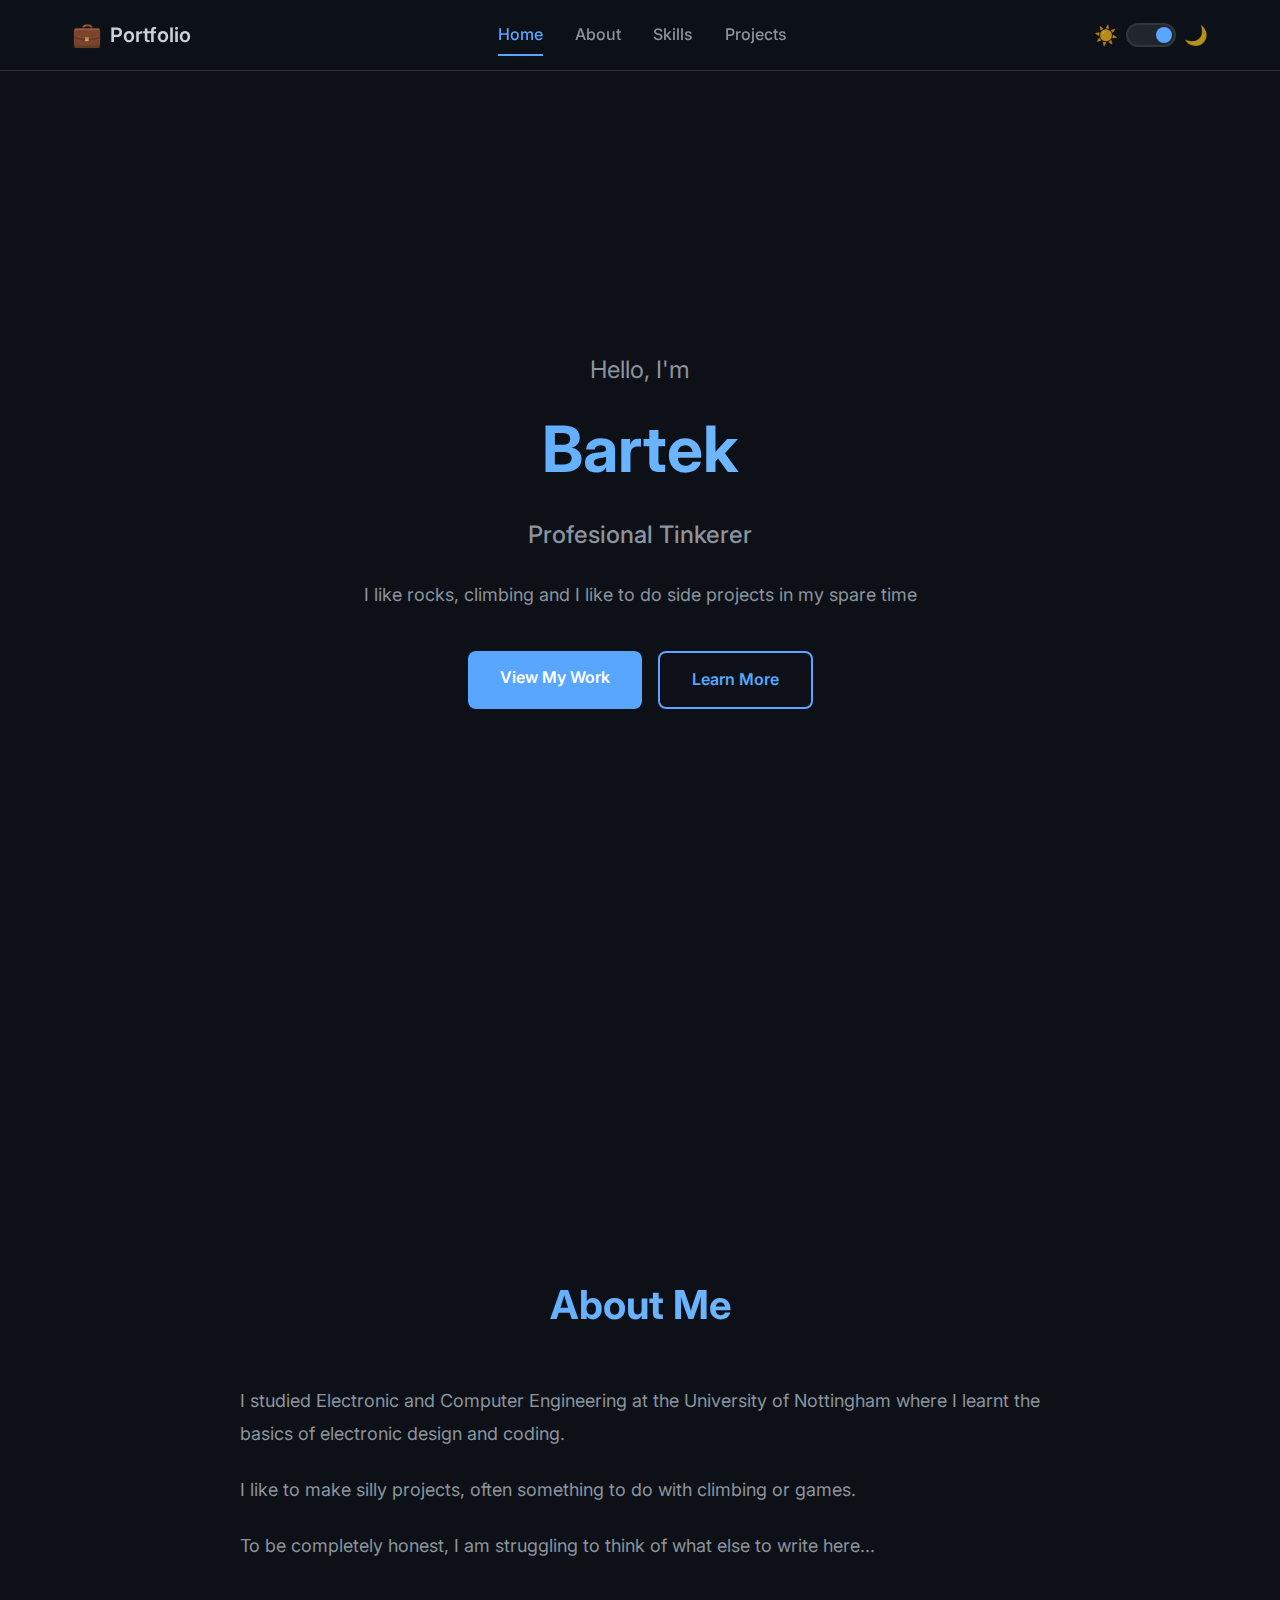
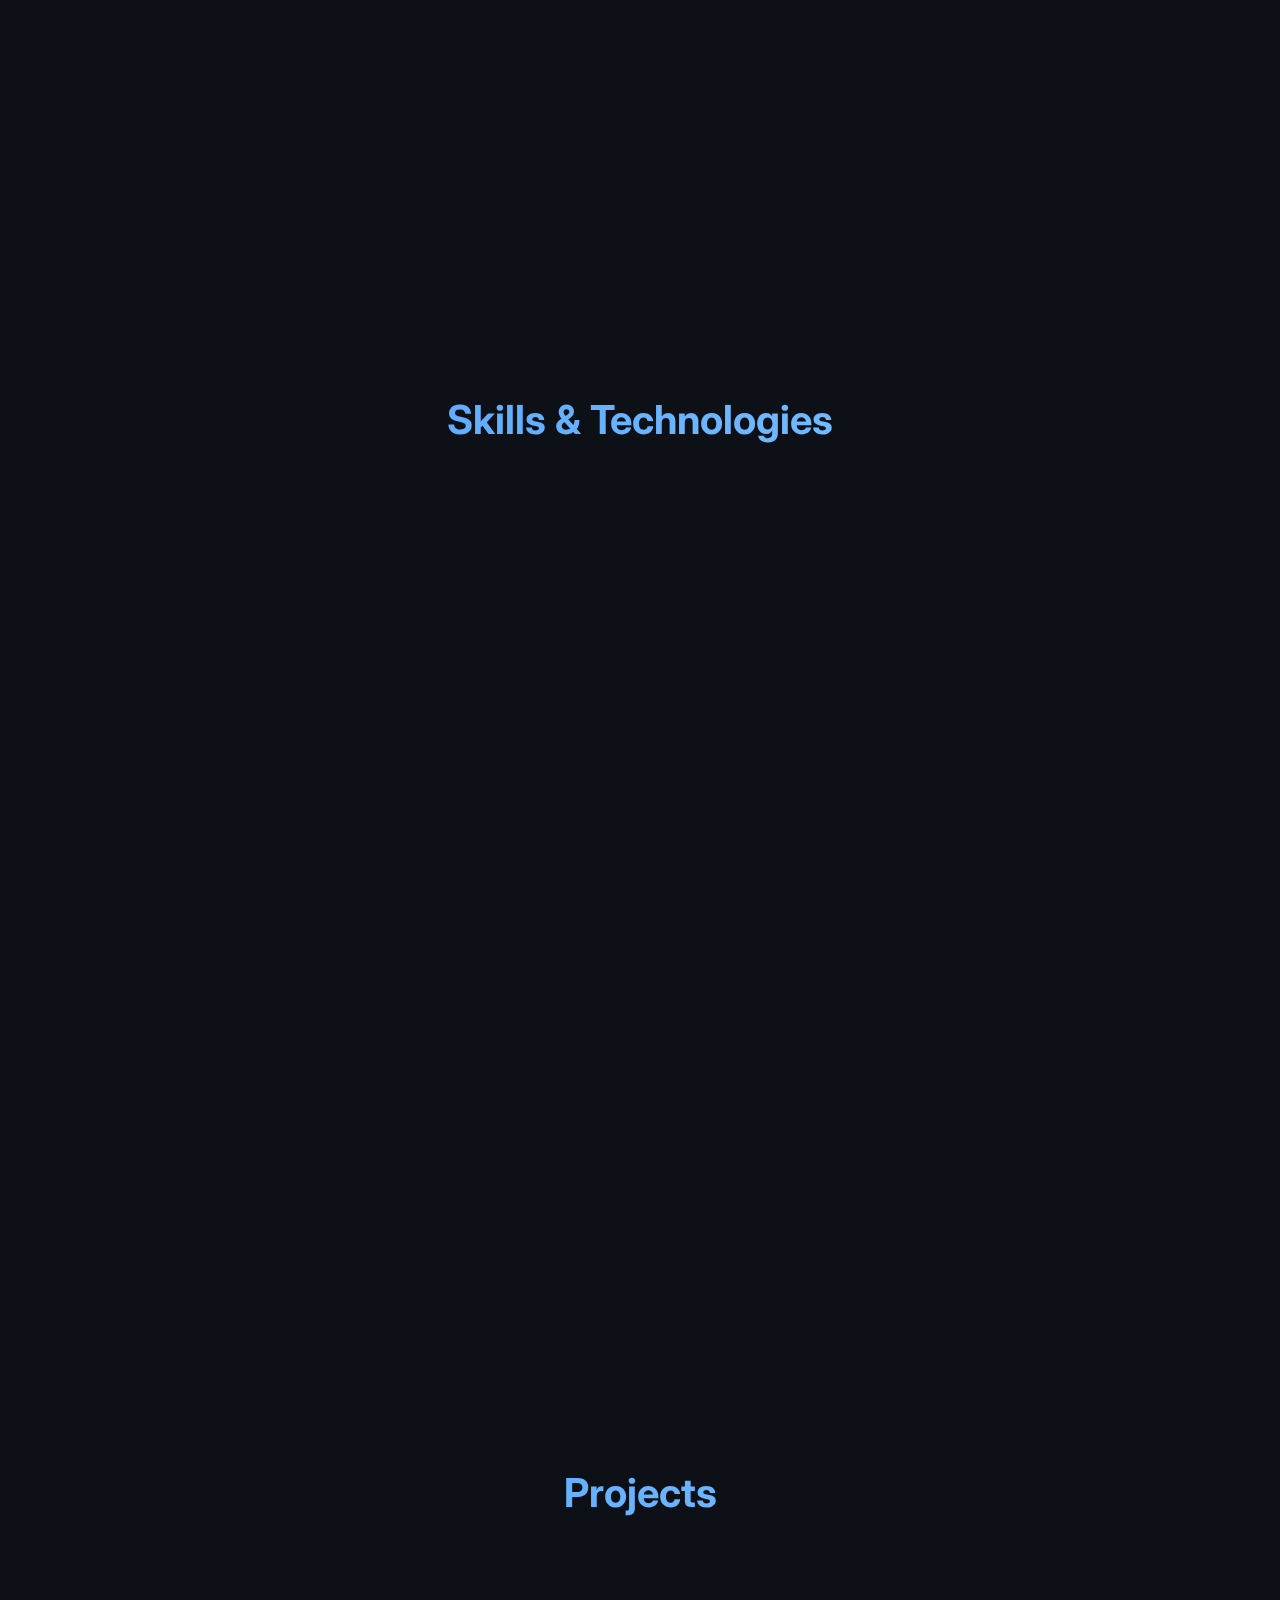
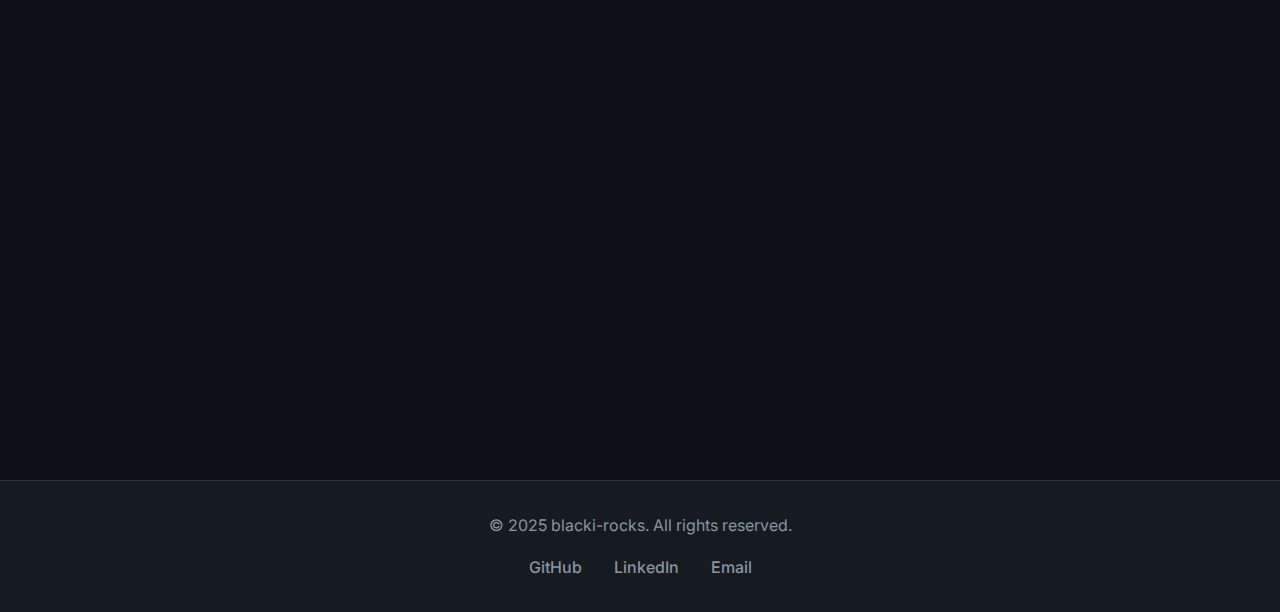
<file: index.html>
<!DOCTYPE html>
<html lang="en">
<head>
    <meta charset="UTF-8">
    <meta name="viewport" content="width=device-width, initial-scale=1.0">
    <title>My Portfolio</title>
    <link rel="stylesheet" href="styles.css">
    <link rel="preconnect" href="https://fonts.googleapis.com">
    <link rel="preconnect" href="https://fonts.gstatic.com" crossorigin>
    <link href="https://fonts.googleapis.com/css2?family=Inter:wght@300;400;500;600;700&display=swap" rel="stylesheet">
</head>
<body data-theme="dark">
    <!-- Navigation -->
    <nav class="navbar">
        <div class="nav-container">
            <a href="index.html" class="nav-brand">
                <span class="brand-icon">💼</span>
                <span class="brand-text">Portfolio</span>
            </a>
            <div class="nav-menu">
                <a href="#home" class="nav-link active">Home</a>
                <a href="#about" class="nav-link">About</a>
                <a href="#skills" class="nav-link">Skills</a>
                <a href="#projects" class="nav-link">Projects</a>
            </div>
            <div class="theme-toggle">
                <span class="theme-icon">☀️</span>
                <label class="toggle-switch">
                    <input type="checkbox" id="themeToggle" checked>
                    <span class="toggle-slider"></span>
                </label>
                <span class="theme-icon">🌙</span>
            </div>
        </div>
    </nav>

    <!-- Main Content -->
    <main class="main-content">
        <!-- Home Section -->
        <section id="home" class="section hero-section active">
            <div class="container">
                <div class="hero-content">
                    <h1 class="hero-title">
                        <span class="greeting">Hello, I'm</span>
                        <span class="name">Bartek</span>
                    </h1>
                    <p class="hero-subtitle">Profesional Tinkerer</p>
                    <p class="hero-description">
                        I like rocks, climbing and I like to do side projects in my spare time
                    </p>
                    <div class="hero-cta">
                        <a href="#projects" class="btn-primary">View My Work</a>
                        <a href="#about" class="btn-secondary">Learn More</a>
                    </div>
                </div>
            </div>
        </section>

        <!-- About Section -->
        <section id="about" class="section">
            <div class="container">
                <h2 class="section-title">About Me</h2>
                <div class="about-content">
                    <div class="about-text">
                        <p class="about-paragraph">
                            I studied Electronic and Computer Engineering at the University of Nottingham where I learnt the basics of electronic design and coding.
                        <p class="about-paragraph">
                            I like to make silly projects, often something to do with climbing or games.  
                        </p>
                        <p class="about-paragraph">
                            To be completely honest, I am struggling to think of what else to write here...
                        </p>
                    </div>
                </div>
            </div>
        </section>

        <!-- Skills Section -->
        <section id="skills" class="section">
            <div class="container">
                <h2 class="section-title">Skills & Technologies</h2>
                <div class="skills-grid">
                    <div class="skill-category">
                        <h3 class="skill-category-title">Frontend</h3>
                        <div class="skill-tags">
                            <span class="skill-tag">HTML</span>
                            <span class="skill-tag">CSS</span>
                            <span class="skill-tag">JavaScript</span>
                            <!-- Add more skills as needed -->
                        </div>
                    </div>
                    <div class="skill-category">
                        <h3 class="skill-category-title">Backend</h3>
                        <div class="skill-tags">
                            <span class="skill-tag">C++</span>
                            <span class="skill-tag">C#</span>
                            <span class="skill-tag">Python</span>
                            <span class="skill-tag">Assembly</span>
                            <span class="skill-tag">SQL</span>
                            <span class="skill-tag">Java</span>
                            <span class="skill-tag">Cuda</span>
                            <span class="skill-tag">Matlab</span>
                            <!-- Add more skills as needed -->
                        </div>
                    </div>
                    <div class="skill-category">
                        <h3 class="skill-category-title">Tools & Others</h3>
                        <div class="skill-tags">
                            <span class="skill-tag">Git</span>
                            <span class="skill-tag">Fusion 360</span>
                            <span class="skill-tag">CAD/CAM</span>
                            <span class="skill-tag">Automation</span>
                            <span class="skill-tag">3D Printing</span>
                            <!-- Add more skills as needed -->
                        </div>
                    </div>
                </div>
            </div>
        </section>

        <!-- Projects Section -->
        <section id="projects" class="section">
            <div class="container">
                <h2 class="section-title">Projects</h2>
                <div class="projects-container">
                    <!-- Project 1: D&D Assistant -->
                    <div class="project-accordion">
                        <button class="accordion-header">
                            <div class="accordion-title-group">
                                <span class="project-icon">🎲</span>
                                <h3 class="accordion-title">D&D Assistant - Epic Edition</h3>
                            </div>
                            <span class="accordion-arrow">▼</span>
                        </button>
                        <div class="accordion-content">
                            <div class="project-details">
                                <div class="project-image">
                                    <img src="dnd-assistant/carnival_map.jpg" alt="D&D Assistant Preview" onerror="this.style.display='none'">
                                </div>
                                <div class="project-info">
                                    <p class="project-description">
                                        A comprehensive web-based D&D companion featuring player character management, 
                                        DM tools for encounter tracking, a chess puzzle encounter with Omnivax, and 
                                        The Wild Beyond the Witchlight campaign guide. Includes HP tracking, spell slots, 
                                        enemy management, and detailed campaign information.
                                    </p>
                                    <div class="project-tech">
                                        <h4>Technologies Used:</h4>
                                        <div class="tech-tags">
                                            <span class="tech-tag">HTML</span>
                                            <span class="tech-tag">CSS</span>
                                            <span class="tech-tag">JavaScript</span>
                                            <span class="tech-tag">Python</span>
                                        </div>
                                    </div>
                                    <div class="project-features">
                                        <h4>Key Features:</h4>
                                        <ul>
                                            <li>Character sheet management with stats and spell slots</li>
                                            <li>DM encounter tracker with enemy management</li>
                                            <li>Interactive chess puzzle encounter</li>
                                            <li>Campaign guide for The Wild Beyond the Witchlight</li>
                                            <li>Mobile-responsive design</li>
                                        </ul>
                                    </div>
                                    <a href="dnd-assistant/index.html" class="btn-project">View Project →</a>
                                </div>
                            </div>
                        </div>
                    </div>

                    <!-- Project 2: Hangboard Trainer -->
                    <div class="project-accordion">
                        <button class="accordion-header">
                            <div class="accordion-title-group">
                                <span class="project-icon">💪</span>
                                <h3 class="accordion-title">Hangboard Trainer</h3>
                            </div>
                            <span class="accordion-arrow">▼</span>
                        </button>
                        <div class="accordion-content">
                            <div class="project-details">
                                <div class="project-info">
                                    <p class="project-description">
                                        An interactive web application for tracking climbing training workouts on a hangboard. 
                                        Features multiple workout modes including fixed sets, max reps test, EMOM (Every Minute 
                                        On the Minute), timed intervals, and structured programs from beginner to athlete level. 
                                        Includes real-time workout tracking, rest timers, and progress monitoring.
                                    </p>
                                    <div class="project-tech">
                                        <h4>Technologies Used:</h4>
                                        <div class="tech-tags">
                                            <span class="tech-tag">HTML</span>
                                            <span class="tech-tag">CSS</span>
                                            <span class="tech-tag">JavaScript</span>
                                            <span class="tech-tag">C++</span>
                                            <span class="tech-tag">Fusion 360</span>
                                        </div>
                                    </div>
                                    <div class="project-features">
                                        <h4>Key Features:</h4>
                                        <ul>
                                            <li>Multiple workout modes (Fixed Sets, Max Reps, EMOM, Intervals)</li>
                                            <li>Structured programs for all skill levels</li>
                                            <li>Real-time workout tracking and timers</li>
                                            <li>Progress tracking and statistics</li>
                                            <li>Responsive design for mobile and desktop</li>
                                        </ul>
                                    </div>
                                    <a href="hangboard/index.html" class="btn-project">View Project →</a>
                                </div>
                            </div>
                        </div>
                    </div>
                </div>
            </div>
        </section>
    </main>

    <!-- Footer -->
    <footer class="footer">
        <div class="container">
            <p>&copy; 2025 blacki-rocks. All rights reserved.</p>
            <div class="social-links">
                <!-- Add your social media links here -->
                <a href="#" class="social-link" title="GitHub">GitHub</a>
                <a href="#" class="social-link" title="LinkedIn">LinkedIn</a>
                <a href="#" class="social-link" title="Email">Email</a>
            </div>
        </div>
    </footer>

    <script src="script.js"></script>
</body>
</html>
</file>
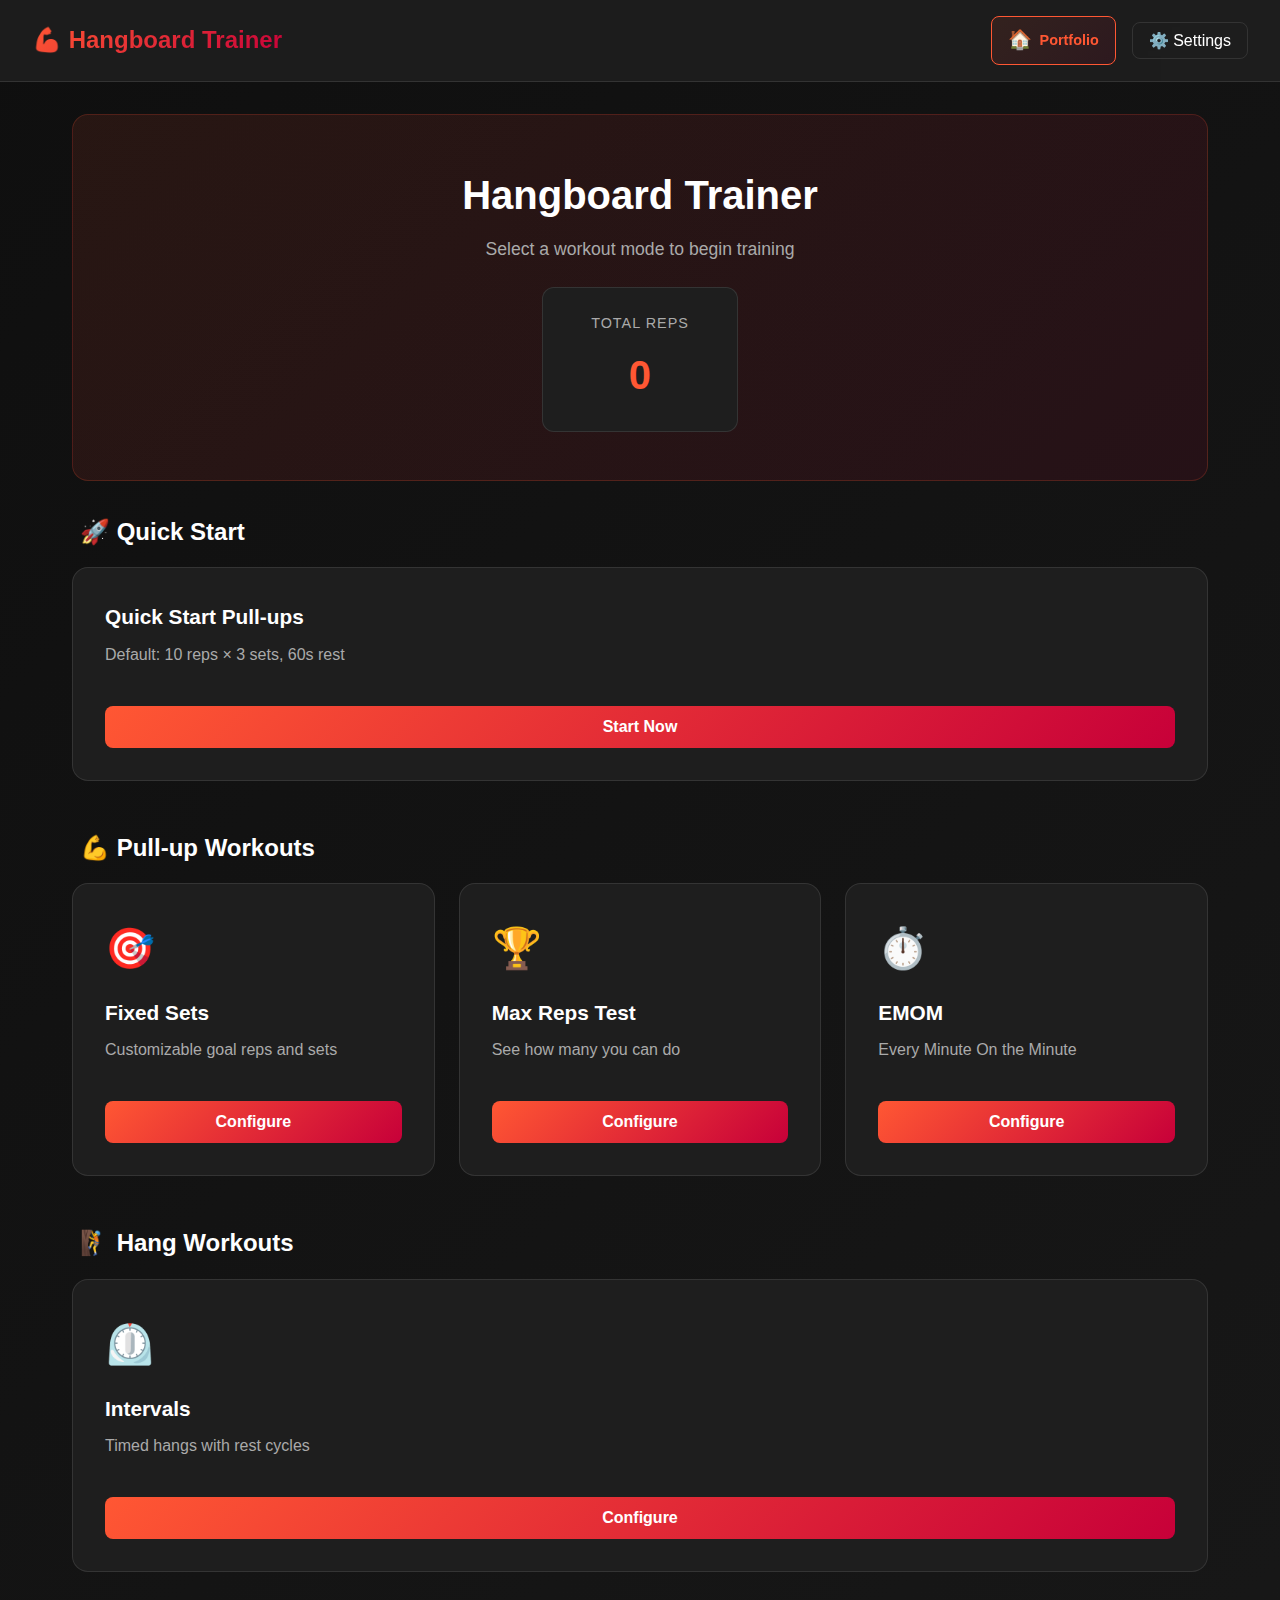
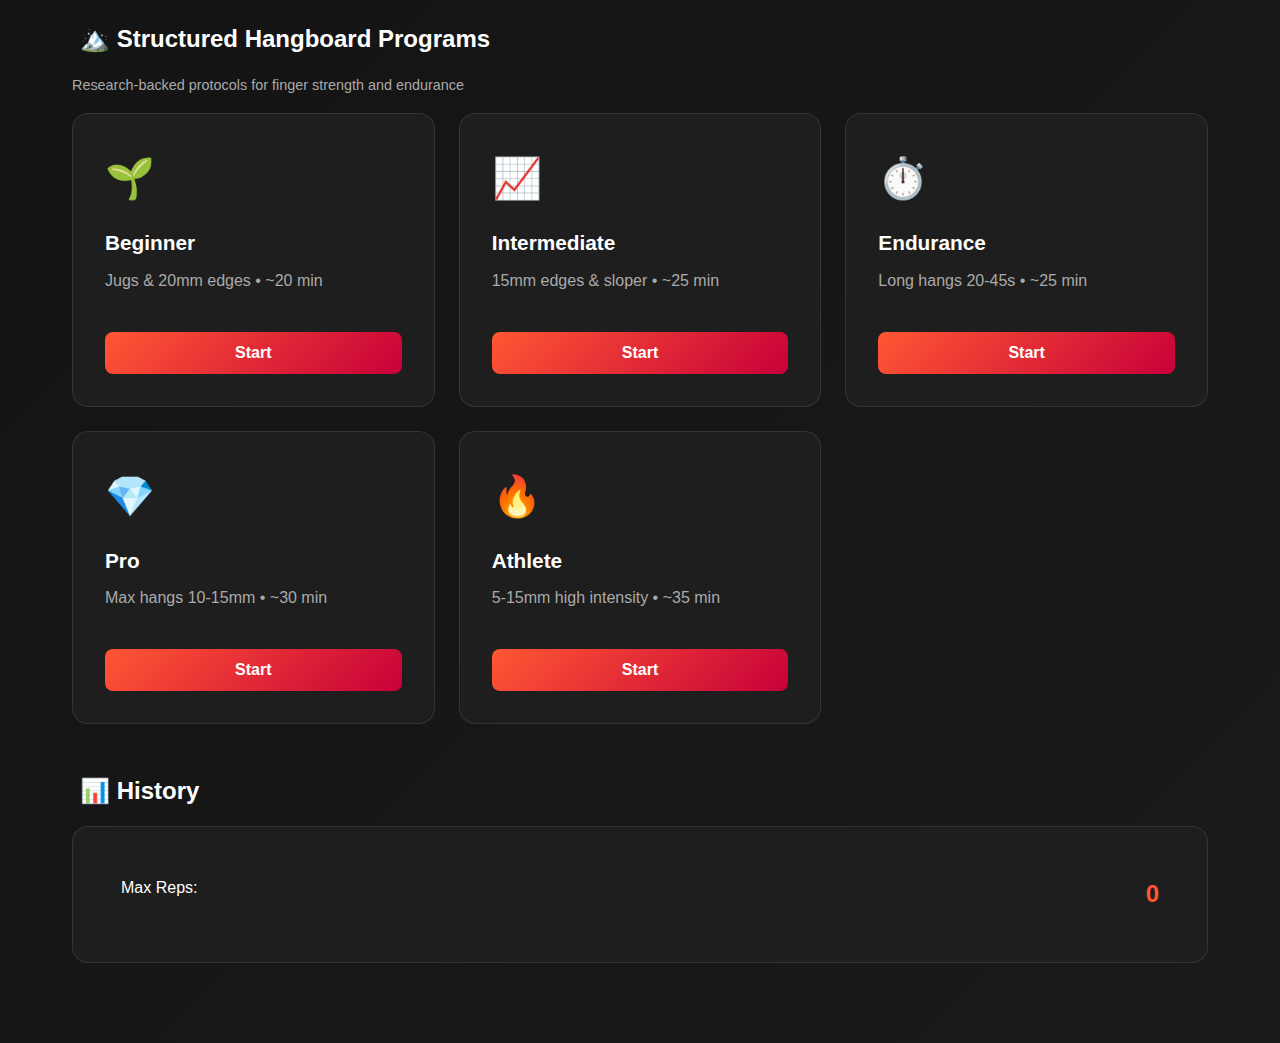
<file: hangboard/index.html>
<!DOCTYPE html>
<html lang="en">
<head>
    <meta charset="UTF-8">
    <meta name="viewport" content="width=device-width, initial-scale=1.0">
    <title>Hangboard Trainer</title>
    <link rel="stylesheet" href="styles.css">
</head>
<body>
    <div class="app-container">
        <!-- Navigation -->
        <nav class="navbar">
            <h1 class="logo" onclick="returnToHome()" style="cursor: pointer;" title="Return to Home">💪 Hangboard Trainer</h1>
            <div class="nav-actions">
                <a href="../index.html" class="portfolio-home-btn" title="Back to Portfolio">
                    <span class="home-icon">🏠</span>
                    <span class="home-text">Portfolio</span>
                </a>
                <button class="nav-btn" onclick="showSettings()">⚙️ Settings</button>
            </div>
        </nav>

        <!-- Main Content -->
        <main id="mainContent">
            <!-- IDLE SCREEN (Default) -->
            <div id="idleScreen" class="screen active">
                <div class="hero-section">
                    <h2>Hangboard Trainer</h2>
                    <p class="subtitle">Select a workout mode to begin training</p>
                    <div class="stats-card">
                        <div class="stat-item">
                            <span class="stat-label">Total Reps</span>
                            <span class="stat-value" id="totalReps">0</span>
                        </div>
                    </div>
                </div>

                <!-- Quick Start -->
                <div class="workout-category">
                    <h3>🚀 Quick Start</h3>
                    <div class="workout-card" onclick="startQuickWorkout()">
                        <h4>Quick Start Pull-ups</h4>
                        <p>Default: 10 reps × 3 sets, 60s rest</p>
                        <button class="btn-primary">Start Now</button>
                    </div>
                </div>

                <!-- Pull-up Workouts -->
                <div class="workout-category">
                    <h3>💪 Pull-up Workouts</h3>
                    <div class="workout-grid">
                        <div class="workout-card" onclick="showWorkoutConfig('fixedSets')">
                            <div class="workout-icon">🎯</div>
                            <h4>Fixed Sets</h4>
                            <p>Customizable goal reps and sets</p>
                            <button class="btn-start">Configure</button>
                        </div>
                        <div class="workout-card" onclick="showWorkoutConfig('maxReps')">
                            <div class="workout-icon">🏆</div>
                            <h4>Max Reps Test</h4>
                            <p>See how many you can do</p>
                            <button class="btn-start">Configure</button>
                        </div>
                        <div class="workout-card" onclick="showWorkoutConfig('emom')">
                            <div class="workout-icon">⏱️</div>
                            <h4>EMOM</h4>
                            <p>Every Minute On the Minute</p>
                            <button class="btn-start">Configure</button>
                        </div>
                    </div>
                </div>

                <!-- Hang Workouts -->
                <div class="workout-category">
                    <h3>🧗 Hang Workouts</h3>
                    <div class="workout-grid">
                        <div class="workout-card" onclick="showWorkoutConfig('intervals')">
                            <div class="workout-icon">⏲️</div>
                            <h4>Intervals</h4>
                            <p>Timed hangs with rest cycles</p>
                            <button class="btn-start">Configure</button>
                        </div>
                    </div>
                </div>

                <!-- Structured Hangboard Workouts -->
                <div class="workout-category">
                    <h3>🏔️ Structured Hangboard Programs</h3>
                    <p style="color: var(--text-secondary); margin-bottom: 1rem; font-size: 0.9rem;">
                        Research-backed protocols for finger strength and endurance
                    </p>
                    <div class="workout-grid">
                        <div class="workout-card" onclick="startStructuredWorkout('beginner')">
                            <div class="workout-icon">🌱</div>
                            <h4>Beginner</h4>
                            <p>Jugs & 20mm edges • ~20 min</p>
                            <button class="btn-start">Start</button>
                        </div>
                        <div class="workout-card" onclick="startStructuredWorkout('intermediate')">
                            <div class="workout-icon">📈</div>
                            <h4>Intermediate</h4>
                            <p>15mm edges & sloper • ~25 min</p>
                            <button class="btn-start">Start</button>
                        </div>
                        <div class="workout-card" onclick="startStructuredWorkout('endurance')">
                            <div class="workout-icon">⏱️</div>
                            <h4>Endurance</h4>
                            <p>Long hangs 20-45s • ~25 min</p>
                            <button class="btn-start">Start</button>
                        </div>
                        <div class="workout-card" onclick="startStructuredWorkout('pro')">
                            <div class="workout-icon">💎</div>
                            <h4>Pro</h4>
                            <p>Max hangs 10-15mm • ~30 min</p>
                            <button class="btn-start">Start</button>
                        </div>
                        <div class="workout-card" onclick="startStructuredWorkout('athlete')">
                            <div class="workout-icon">🔥</div>
                            <h4>Athlete</h4>
                            <p>5-15mm high intensity • ~35 min</p>
                            <button class="btn-start">Start</button>
                        </div>
                    </div>
                </div>

                <!-- History -->
                <div class="workout-category">
                    <h3>📊 History</h3>
                    <div class="history-card">
                        <div class="history-item">
                            <span>Max Reps:</span>
                            <span class="history-value" id="maxReps">0</span>
                        </div>
                    </div>
                </div>
            </div>

            <!-- WORKOUT CONFIG SCREENS -->
            <div id="configScreen" class="screen">
                <div class="config-container">
                    <h2 id="configTitle">Configure Workout</h2>
                    <div id="configOptions"></div>
                    <div class="config-actions">
                        <button class="btn-secondary" onclick="backToIdle()">Back</button>
                        <button class="btn-primary" onclick="startConfiguredWorkout()">Start Workout</button>
                    </div>
                </div>
            </div>

            <!-- STRUCTURED WORKOUT PREVIEW SCREEN -->
            <div id="previewScreen" class="screen">
                <div class="config-container">
                    <h2 id="previewTitle">Workout Preview</h2>
                    <p id="previewDescription" style="color: var(--text-secondary); margin-bottom: 1rem;"></p>
                    <div id="previewSteps" style="max-height: 400px; overflow-y: auto; margin-bottom: 1rem;"></div>
                    <div class="config-actions">
                        <button class="btn-secondary" onclick="backToIdle()">Back</button>
                        <button class="btn-primary" onclick="confirmStartStructuredWorkout()">Start Workout</button>
                    </div>
                </div>
            </div>

            <!-- WORKOUT RUNNING SCREEN -->
            <div id="workoutScreen" class="screen">
                <div class="workout-container">
                    <div class="workout-header">
                        <div>
                            <h2 id="workoutName">Workout</h2>
                            <p id="workoutProgress">Set 1 / 3</p>
                        </div>
                        <button class="btn-danger" onclick="endWorkout()">End</button>
                    </div>

                    <div class="workout-display">
                        <div class="workout-metric">
                            <span class="metric-label" id="metricLabel">Reps</span>
                            <span class="metric-value" id="metricValue">0 / 10</span>
                        </div>
                        <div class="workout-status" id="workoutStatus"></div>
                        <div class="progress-bar-container">
                            <div class="progress-bar" id="progressBar"></div>
                        </div>
                    </div>

                    <div class="workout-controls">
                        <button class="btn-control" id="pauseBtn" onclick="togglePause()">⏸️ Pause</button>
                        <button class="btn-control" id="rewindBtn" onclick="rewindWorkout()" style="display: none;">⏮️ Redo</button>
                        <button class="btn-control" id="skipHangBtn" onclick="skipCurrentHang()" style="display: none;">⏭️ Skip Hang</button>
                        <button class="btn-control" id="skipSetBtn" onclick="skipCurrentSet()" style="display: none;">⏩ Skip Set</button>
                    </div>
                </div>
            </div>

            <!-- REST SCREEN -->
            <div id="restScreen" class="screen">
                <div class="rest-container">
                    <h2>Rest Period</h2>
                    <div class="rest-timer" id="restTimer">00:60</div>
                    <p id="restMessage">Next: Set 2</p>
                    <div class="progress-bar-container">
                        <div class="progress-bar" id="restProgressBar"></div>
                    </div>
                    <button class="btn-secondary" onclick="skipRest()">Skip Rest</button>
                </div>
            </div>

            <!-- WORKOUT COMPLETE SCREEN -->
            <div id="completeScreen" class="screen">
                <div class="complete-container">
                    <div class="complete-icon">🎉</div>
                    <h2>Workout Complete!</h2>
                    <div class="complete-stats" id="completeStats"></div>
                    <button class="btn-primary" onclick="backToIdle()">Back to Menu</button>
                </div>
            </div>
        </main>

        <!-- Settings Modal -->
        <div id="settingsModal" class="modal">
            <div class="modal-content">
                <h2>Settings</h2>
                <div class="setting-item">
                    <label>Distance Threshold (cm):</label>
                    <input type="number" id="distanceThreshold" value="20">
                </div>
                <div class="setting-item">
                    <label>Sleep Timeout:</label>
                    <select id="sleepTimeout">
                        <option value="1">1 min</option>
                        <option value="2" selected>2 min</option>
                        <option value="5">5 min</option>
                        <option value="never">Never</option>
                    </select>
                </div>
                <div class="modal-actions">
                    <button class="btn-secondary" onclick="closeSettings()">Cancel</button>
                    <button class="btn-primary" onclick="saveSettings()">Save & Back</button>
                </div>
            </div>
        </div>
    </div>

    <script src="app.js"></script>
</body>
</html>
</file>
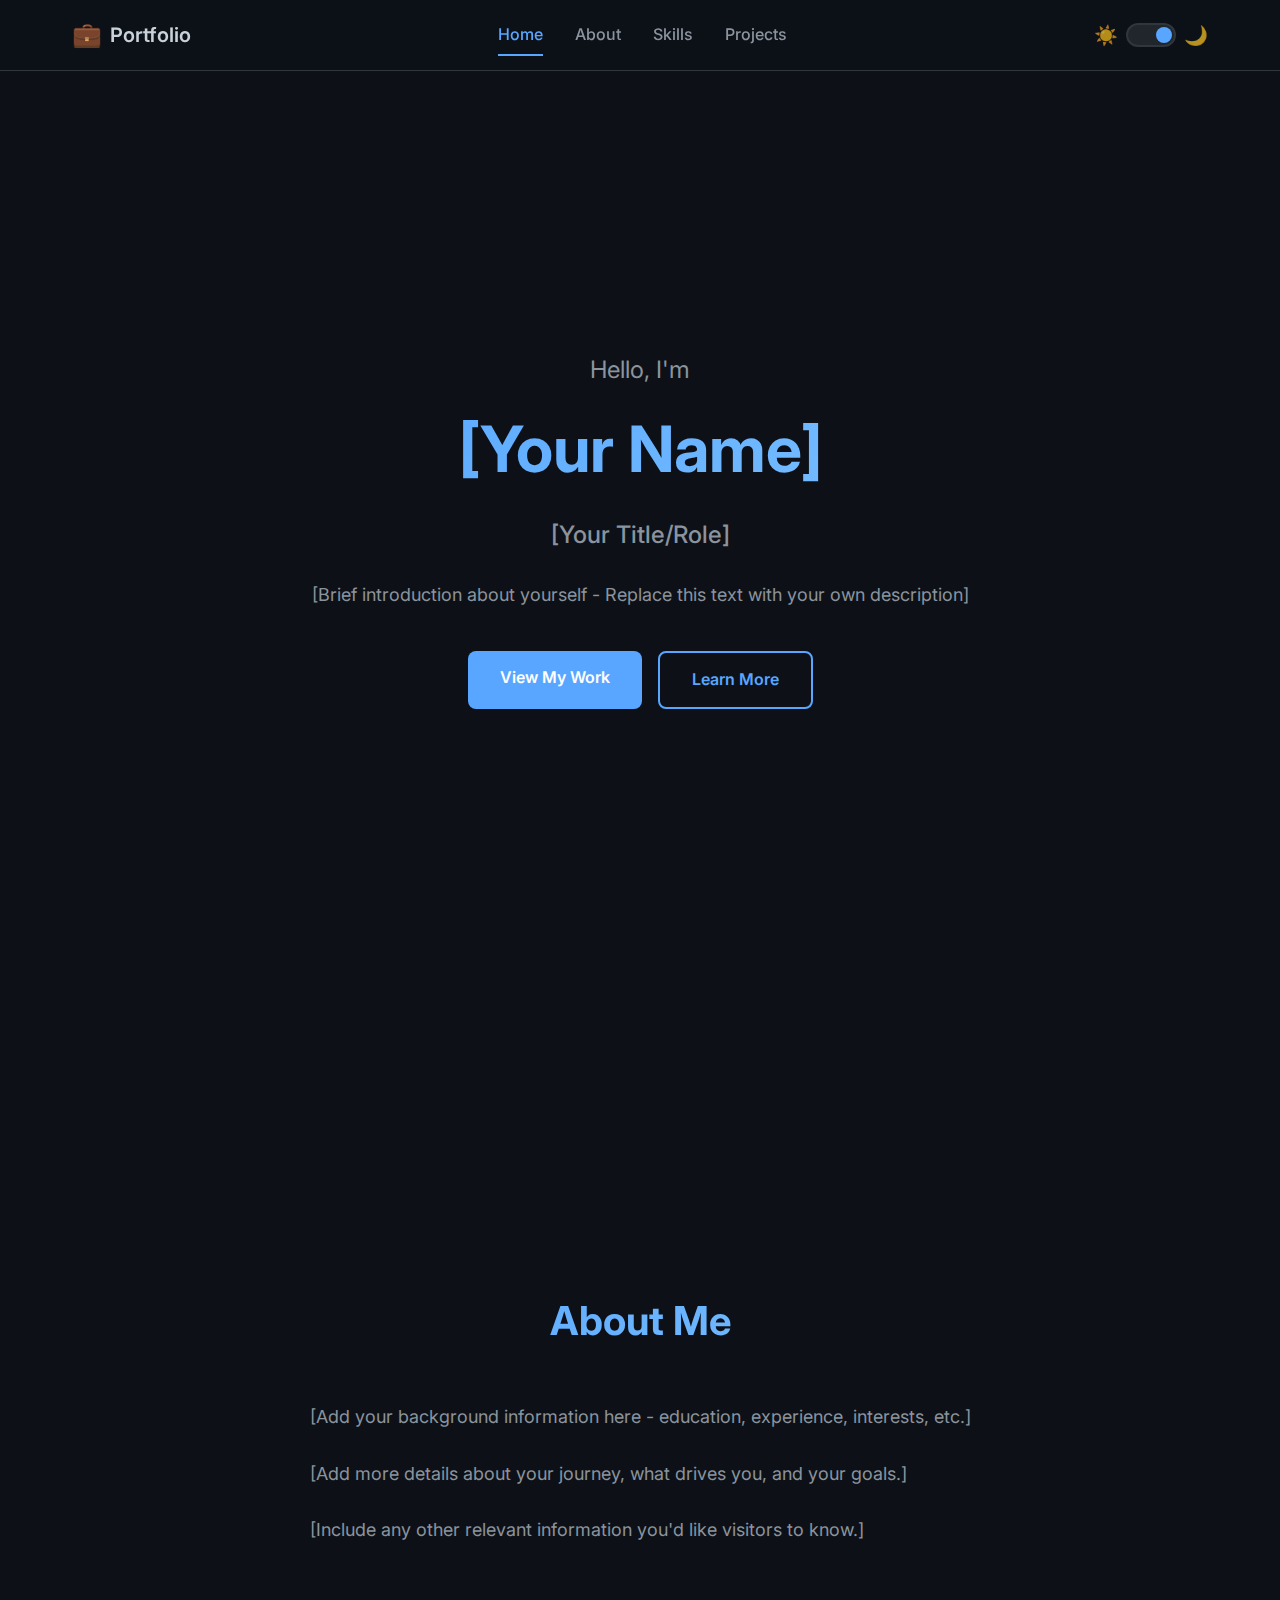
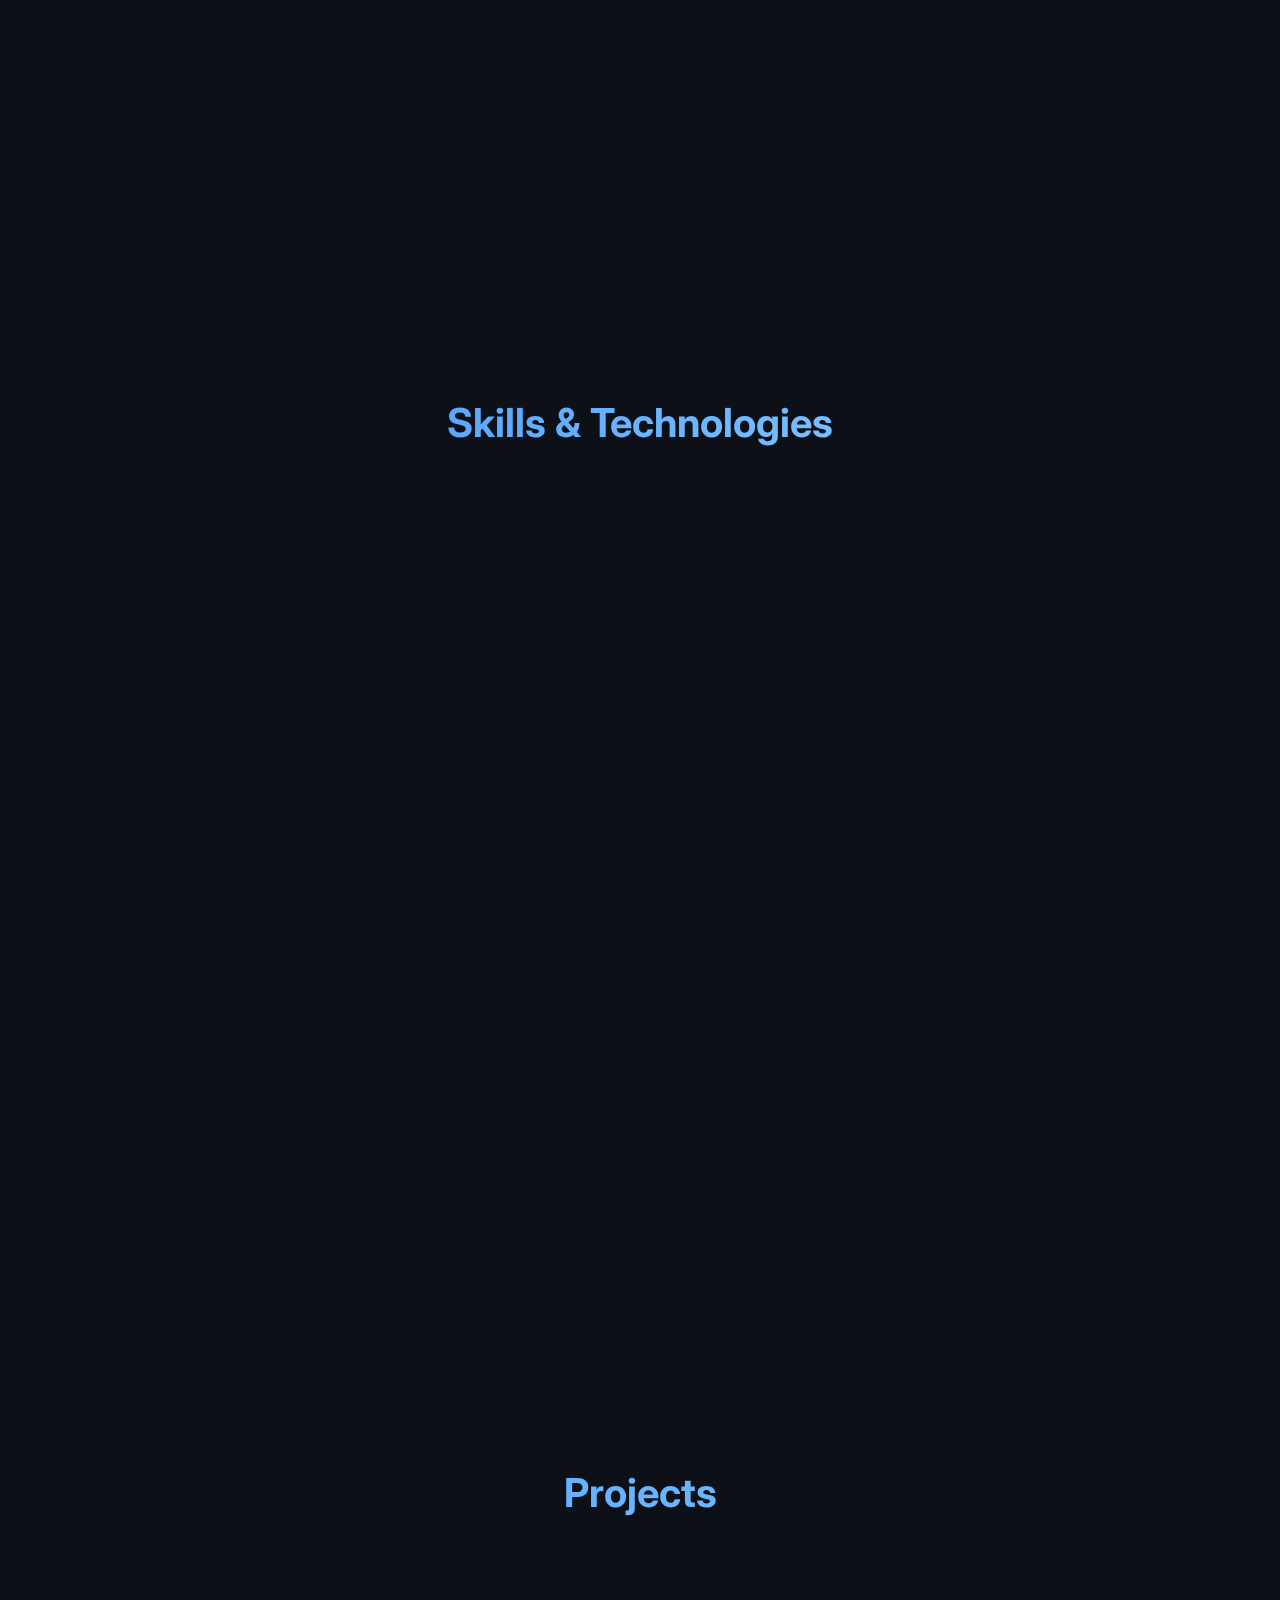
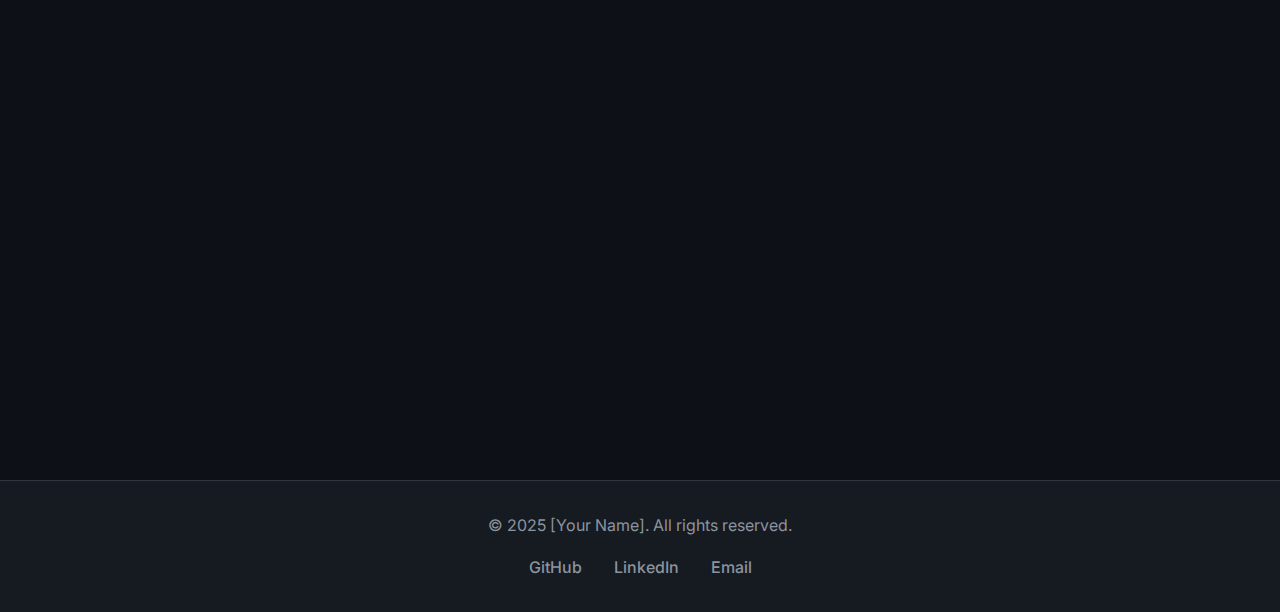
<file: portfolio_website/index.html>
<!DOCTYPE html>
<html lang="en">
<head>
    <meta charset="UTF-8">
    <meta name="viewport" content="width=device-width, initial-scale=1.0">
    <title>My Portfolio</title>
    <link rel="stylesheet" href="styles.css">
    <link rel="preconnect" href="https://fonts.googleapis.com">
    <link rel="preconnect" href="https://fonts.gstatic.com" crossorigin>
    <link href="https://fonts.googleapis.com/css2?family=Inter:wght@300;400;500;600;700&display=swap" rel="stylesheet">
</head>
<body data-theme="dark">
    <!-- Navigation -->
    <nav class="navbar">
        <div class="nav-container">
            <a href="index.html" class="nav-brand">
                <span class="brand-icon">💼</span>
                <span class="brand-text">Portfolio</span>
            </a>
            <div class="nav-menu">
                <a href="#home" class="nav-link active">Home</a>
                <a href="#about" class="nav-link">About</a>
                <a href="#skills" class="nav-link">Skills</a>
                <a href="#projects" class="nav-link">Projects</a>
            </div>
            <div class="theme-toggle">
                <span class="theme-icon">☀️</span>
                <label class="toggle-switch">
                    <input type="checkbox" id="themeToggle" checked>
                    <span class="toggle-slider"></span>
                </label>
                <span class="theme-icon">🌙</span>
            </div>
        </div>
    </nav>

    <!-- Main Content -->
    <main class="main-content">
        <!-- Home Section -->
        <section id="home" class="section hero-section active">
            <div class="container">
                <div class="hero-content">
                    <h1 class="hero-title">
                        <span class="greeting">Hello, I'm</span>
                        <span class="name">[Your Name]</span>
                    </h1>
                    <p class="hero-subtitle">[Your Title/Role]</p>
                    <p class="hero-description">
                        [Brief introduction about yourself - Replace this text with your own description]
                    </p>
                    <div class="hero-cta">
                        <a href="#projects" class="btn-primary">View My Work</a>
                        <a href="#about" class="btn-secondary">Learn More</a>
                    </div>
                </div>
            </div>
        </section>

        <!-- About Section -->
        <section id="about" class="section">
            <div class="container">
                <h2 class="section-title">About Me</h2>
                <div class="about-content">
                    <div class="about-text">
                        <p class="about-paragraph">
                            [Add your background information here - education, experience, interests, etc.]
                        </p>
                        <p class="about-paragraph">
                            [Add more details about your journey, what drives you, and your goals.]
                        </p>
                        <p class="about-paragraph">
                            [Include any other relevant information you'd like visitors to know.]
                        </p>
                    </div>
                </div>
            </div>
        </section>

        <!-- Skills Section -->
        <section id="skills" class="section">
            <div class="container">
                <h2 class="section-title">Skills & Technologies</h2>
                <div class="skills-grid">
                    <div class="skill-category">
                        <h3 class="skill-category-title">Frontend</h3>
                        <div class="skill-tags">
                            <span class="skill-tag">HTML</span>
                            <span class="skill-tag">CSS</span>
                            <span class="skill-tag">JavaScript</span>
                            <!-- Add more skills as needed -->
                        </div>
                    </div>
                    <div class="skill-category">
                        <h3 class="skill-category-title">Backend</h3>
                        <div class="skill-tags">
                            <span class="skill-tag">Python</span>
                            <!-- Add more skills as needed -->
                        </div>
                    </div>
                    <div class="skill-category">
                        <h3 class="skill-category-title">Tools & Others</h3>
                        <div class="skill-tags">
                            <span class="skill-tag">Git</span>
                            <!-- Add more skills as needed -->
                        </div>
                    </div>
                </div>
            </div>
        </section>

        <!-- Projects Section -->
        <section id="projects" class="section">
            <div class="container">
                <h2 class="section-title">Projects</h2>
                <div class="projects-container">
                    <!-- Project 1: D&D Assistant -->
                    <div class="project-accordion">
                        <button class="accordion-header">
                            <div class="accordion-title-group">
                                <span class="project-icon">🎲</span>
                                <h3 class="accordion-title">D&D Assistant - Epic Edition</h3>
                            </div>
                            <span class="accordion-arrow">▼</span>
                        </button>
                        <div class="accordion-content">
                            <div class="project-details">
                                <div class="project-image">
                                    <img src="dnd-assistant/carnival_map.jpg" alt="D&D Assistant Preview" onerror="this.style.display='none'">
                                </div>
                                <div class="project-info">
                                    <p class="project-description">
                                        A comprehensive web-based D&D companion featuring player character management, 
                                        DM tools for encounter tracking, a chess puzzle encounter with Omnivax, and 
                                        The Wild Beyond the Witchlight campaign guide. Includes HP tracking, spell slots, 
                                        enemy management, and detailed campaign information.
                                    </p>
                                    <div class="project-tech">
                                        <h4>Technologies Used:</h4>
                                        <div class="tech-tags">
                                            <span class="tech-tag">HTML</span>
                                            <span class="tech-tag">CSS</span>
                                            <span class="tech-tag">JavaScript</span>
                                            <span class="tech-tag">Python</span>
                                        </div>
                                    </div>
                                    <div class="project-features">
                                        <h4>Key Features:</h4>
                                        <ul>
                                            <li>Character sheet management with stats and spell slots</li>
                                            <li>DM encounter tracker with enemy management</li>
                                            <li>Interactive chess puzzle encounter</li>
                                            <li>Campaign guide for The Wild Beyond the Witchlight</li>
                                            <li>Mobile-responsive design</li>
                                        </ul>
                                    </div>
                                    <a href="dnd-assistant/index.html" class="btn-project">View Project →</a>
                                </div>
                            </div>
                        </div>
                    </div>

                    <!-- Project 2: Hangboard Trainer -->
                    <div class="project-accordion">
                        <button class="accordion-header">
                            <div class="accordion-title-group">
                                <span class="project-icon">💪</span>
                                <h3 class="accordion-title">Hangboard Trainer</h3>
                            </div>
                            <span class="accordion-arrow">▼</span>
                        </button>
                        <div class="accordion-content">
                            <div class="project-details">
                                <div class="project-info">
                                    <p class="project-description">
                                        An interactive web application for tracking climbing training workouts on a hangboard. 
                                        Features multiple workout modes including fixed sets, max reps test, EMOM (Every Minute 
                                        On the Minute), timed intervals, and structured programs from beginner to athlete level. 
                                        Includes real-time workout tracking, rest timers, and progress monitoring.
                                    </p>
                                    <div class="project-tech">
                                        <h4>Technologies Used:</h4>
                                        <div class="tech-tags">
                                            <span class="tech-tag">HTML</span>
                                            <span class="tech-tag">CSS</span>
                                            <span class="tech-tag">JavaScript</span>
                                        </div>
                                    </div>
                                    <div class="project-features">
                                        <h4>Key Features:</h4>
                                        <ul>
                                            <li>Multiple workout modes (Fixed Sets, Max Reps, EMOM, Intervals)</li>
                                            <li>Structured programs for all skill levels</li>
                                            <li>Real-time workout tracking and timers</li>
                                            <li>Progress tracking and statistics</li>
                                            <li>Responsive design for mobile and desktop</li>
                                        </ul>
                                    </div>
                                    <a href="hangboard/index.html" class="btn-project">View Project →</a>
                                </div>
                            </div>
                        </div>
                    </div>
                </div>
            </div>
        </section>
    </main>

    <!-- Footer -->
    <footer class="footer">
        <div class="container">
            <p>&copy; 2025 [Your Name]. All rights reserved.</p>
            <div class="social-links">
                <!-- Add your social media links here -->
                <a href="#" class="social-link" title="GitHub">GitHub</a>
                <a href="#" class="social-link" title="LinkedIn">LinkedIn</a>
                <a href="#" class="social-link" title="Email">Email</a>
            </div>
        </div>
    </footer>

    <script src="script.js"></script>
</body>
</html>
</file>
<file: styles.css>
/* ================================
   THEME VARIABLES
   ================================ */

:root[data-theme="light"] {
    --bg-primary: #ffffff;
    --bg-secondary: #f8f9fa;
    --bg-tertiary: #e9ecef;
    --text-primary: #212529;
    --text-secondary: #6c757d;
    --text-tertiary: #adb5bd;
    --accent-primary: #0d6efd;
    --accent-hover: #0a58ca;
    --border-color: #dee2e6;
    --shadow-sm: 0 2px 4px rgba(0, 0, 0, 0.05);
    --shadow-md: 0 4px 12px rgba(0, 0, 0, 0.1);
    --shadow-lg: 0 8px 24px rgba(0, 0, 0, 0.15);
    --card-bg: #ffffff;
    --nav-bg: rgba(255, 255, 255, 0.95);
}

:root[data-theme="dark"] {
    --bg-primary: #0d1117;
    --bg-secondary: #161b22;
    --bg-tertiary: #21262d;
    --text-primary: #c9d1d9;
    --text-secondary: #8b949e;
    --text-tertiary: #6e7681;
    --accent-primary: #58a6ff;
    --accent-hover: #79c0ff;
    --border-color: #30363d;
    --shadow-sm: 0 2px 4px rgba(0, 0, 0, 0.3);
    --shadow-md: 0 4px 12px rgba(0, 0, 0, 0.5);
    --shadow-lg: 0 8px 24px rgba(0, 0, 0, 0.7);
    --card-bg: #161b22;
    --nav-bg: rgba(13, 17, 23, 0.95);
}

/* ================================
   RESET & BASE STYLES
   ================================ */

* {
    margin: 0;
    padding: 0;
    box-sizing: border-box;
}

html {
    scroll-behavior: smooth;
}

body {
    font-family: 'Inter', -apple-system, BlinkMacSystemFont, 'Segoe UI', Roboto, Oxygen, Ubuntu, Cantarell, sans-serif;
    background-color: var(--bg-primary);
    color: var(--text-primary);
    line-height: 1.6;
    transition: background-color 0.3s ease, color 0.3s ease;
}

/* ================================
   NAVIGATION
   ================================ */

.navbar {
    position: fixed;
    top: 0;
    left: 0;
    right: 0;
    background: var(--nav-bg);
    backdrop-filter: blur(10px);
    border-bottom: 1px solid var(--border-color);
    z-index: 1000;
    padding: 1rem 0;
}

.nav-container {
    max-width: 1200px;
    margin: 0 auto;
    padding: 0 2rem;
    display: flex;
    justify-content: space-between;
    align-items: center;
}

.nav-brand {
    display: flex;
    align-items: center;
    gap: 0.5rem;
    text-decoration: none;
    color: var(--text-primary);
    font-weight: 600;
    font-size: 1.25rem;
}

.brand-icon {
    font-size: 1.5rem;
}

.nav-menu {
    display: flex;
    gap: 2rem;
}

.nav-link {
    color: var(--text-secondary);
    text-decoration: none;
    font-weight: 500;
    transition: color 0.3s ease;
    position: relative;
}

.nav-link:hover,
.nav-link.active {
    color: var(--accent-primary);
}

.nav-link.active::after {
    content: '';
    position: absolute;
    bottom: -0.5rem;
    left: 0;
    right: 0;
    height: 2px;
    background: var(--accent-primary);
}

/* Theme Toggle */
.theme-toggle {
    display: flex;
    align-items: center;
    gap: 0.5rem;
}

.theme-icon {
    font-size: 1.2rem;
    opacity: 0.7;
}

.toggle-switch {
    position: relative;
    display: inline-block;
    width: 50px;
    height: 24px;
}

.toggle-switch input {
    opacity: 0;
    width: 0;
    height: 0;
}

.toggle-slider {
    position: absolute;
    cursor: pointer;
    top: 0;
    left: 0;
    right: 0;
    bottom: 0;
    background-color: var(--bg-tertiary);
    border: 2px solid var(--border-color);
    transition: 0.3s;
    border-radius: 24px;
}

.toggle-slider:before {
    position: absolute;
    content: "";
    height: 16px;
    width: 16px;
    left: 2px;
    bottom: 2px;
    background-color: var(--accent-primary);
    transition: 0.3s;
    border-radius: 50%;
}

input:checked + .toggle-slider:before {
    transform: translateX(26px);
}

/* ================================
   MAIN CONTENT
   ================================ */

.main-content {
    margin-top: 80px;
}

.container {
    max-width: 1200px;
    margin: 0 auto;
    padding: 0 2rem;
}

.section {
    padding: 5rem 0;
    min-height: 100vh;
    display: flex;
    align-items: center;
}

.section-title {
    font-size: 2.5rem;
    font-weight: 700;
    margin-bottom: 3rem;
    text-align: center;
    background: linear-gradient(135deg, var(--accent-primary), var(--accent-hover));
    -webkit-background-clip: text;
    -webkit-text-fill-color: transparent;
    background-clip: text;
}

/* ================================
   HERO SECTION
   ================================ */

.hero-section {
    text-align: center;
}

.hero-content {
    max-width: 800px;
    margin: 0 auto;
}

.hero-title {
    font-size: 4rem;
    font-weight: 700;
    margin-bottom: 1rem;
    display: flex;
    flex-direction: column;
    gap: 0.5rem;
}

.greeting {
    font-size: 1.5rem;
    font-weight: 400;
    color: var(--text-secondary);
}

.name {
    background: linear-gradient(135deg, var(--accent-primary), var(--accent-hover));
    -webkit-background-clip: text;
    -webkit-text-fill-color: transparent;
    background-clip: text;
}

.hero-subtitle {
    font-size: 1.5rem;
    color: var(--text-secondary);
    margin-bottom: 1.5rem;
    font-weight: 500;
}

.hero-description {
    font-size: 1.125rem;
    color: var(--text-secondary);
    margin-bottom: 2.5rem;
    line-height: 1.8;
}

.hero-cta {
    display: flex;
    gap: 1rem;
    justify-content: center;
    flex-wrap: wrap;
}

/* ================================
   BUTTONS
   ================================ */

.btn-primary,
.btn-secondary,
.btn-project {
    padding: 0.875rem 2rem;
    border-radius: 8px;
    font-weight: 600;
    text-decoration: none;
    display: inline-block;
    transition: all 0.3s ease;
    border: none;
    cursor: pointer;
    font-size: 1rem;
}

.btn-primary {
    background: var(--accent-primary);
    color: white;
}

.btn-primary:hover {
    background: var(--accent-hover);
    transform: translateY(-2px);
    box-shadow: var(--shadow-md);
}

.btn-secondary {
    background: transparent;
    color: var(--accent-primary);
    border: 2px solid var(--accent-primary);
}

.btn-secondary:hover {
    background: var(--accent-primary);
    color: white;
    transform: translateY(-2px);
}

.btn-project {
    background: var(--accent-primary);
    color: white;
    margin-top: 1.5rem;
    display: inline-flex;
    align-items: center;
    gap: 0.5rem;
}

.btn-project:hover {
    background: var(--accent-hover);
    transform: translateX(4px);
}

/* ================================
   ABOUT SECTION
   ================================ */

.about-content {
    max-width: 800px;
    margin: 0 auto;
}

.about-text {
    font-size: 1.125rem;
    line-height: 1.8;
}

.about-paragraph {
    margin-bottom: 1.5rem;
    color: var(--text-secondary);
}

/* ================================
   SKILLS SECTION
   ================================ */

.skills-grid {
    display: grid;
    grid-template-columns: repeat(auto-fit, minmax(300px, 1fr));
    gap: 2rem;
}

.skill-category {
    background: var(--card-bg);
    border: 1px solid var(--border-color);
    border-radius: 12px;
    padding: 2rem;
    box-shadow: var(--shadow-sm);
    transition: transform 0.3s ease, box-shadow 0.3s ease;
}

.skill-category:hover {
    transform: translateY(-4px);
    box-shadow: var(--shadow-md);
}

.skill-category-title {
    font-size: 1.5rem;
    margin-bottom: 1.5rem;
    color: var(--accent-primary);
}

.skill-tags {
    display: flex;
    flex-wrap: wrap;
    gap: 0.75rem;
}

.skill-tag {
    padding: 0.5rem 1rem;
    background: var(--bg-tertiary);
    border-radius: 20px;
    font-size: 0.9rem;
    color: var(--text-primary);
    font-weight: 500;
}

/* ================================
   PROJECTS SECTION
   ================================ */

.projects-container {
    max-width: 900px;
    margin: 0 auto;
}

.project-accordion {
    background: var(--card-bg);
    border: 1px solid var(--border-color);
    border-radius: 12px;
    margin-bottom: 1.5rem;
    overflow: hidden;
    box-shadow: var(--shadow-sm);
    transition: box-shadow 0.3s ease;
}

.project-accordion:hover {
    box-shadow: var(--shadow-md);
}

.accordion-header {
    width: 100%;
    padding: 1.5rem 2rem;
    background: var(--card-bg);
    border: none;
    display: flex;
    justify-content: space-between;
    align-items: center;
    cursor: pointer;
    transition: background-color 0.3s ease;
}

.accordion-header:hover {
    background: var(--bg-tertiary);
}

.accordion-title-group {
    display: flex;
    align-items: center;
    gap: 1rem;
}

.project-icon {
    font-size: 2rem;
}

.accordion-title {
    font-size: 1.5rem;
    font-weight: 600;
    color: var(--text-primary);
    text-align: left;
}

.accordion-arrow {
    font-size: 1.25rem;
    color: var(--text-secondary);
    transition: transform 0.3s ease;
}

.project-accordion.active .accordion-arrow {
    transform: rotate(180deg);
}

.accordion-content {
    max-height: 0;
    overflow: hidden;
    transition: max-height 0.4s ease, padding 0.4s ease;
    border-top: 1px solid transparent;
}

.project-accordion.active .accordion-content {
    max-height: 2000px;
    padding: 2rem;
    border-top: 1px solid var(--border-color);
}

.project-details {
    display: flex;
    flex-direction: column;
    gap: 2rem;
}

.project-image {
    width: 100%;
    border-radius: 8px;
    overflow: hidden;
}

.project-image img {
    width: 100%;
    height: auto;
    display: block;
    border-radius: 8px;
}

.project-info {
    flex: 1;
}

.project-description {
    font-size: 1.0625rem;
    line-height: 1.7;
    color: var(--text-secondary);
    margin-bottom: 1.5rem;
}

.project-tech,
.project-features {
    margin-bottom: 1.5rem;
}

.project-tech h4,
.project-features h4 {
    font-size: 1.125rem;
    margin-bottom: 1rem;
    color: var(--text-primary);
}

.tech-tags {
    display: flex;
    flex-wrap: wrap;
    gap: 0.5rem;
}

.tech-tag {
    padding: 0.4rem 0.875rem;
    background: var(--bg-tertiary);
    border: 1px solid var(--border-color);
    border-radius: 16px;
    font-size: 0.875rem;
    color: var(--accent-primary);
    font-weight: 500;
}

.project-features ul {
    list-style: none;
    padding: 0;
}

.project-features li {
    padding: 0.5rem 0;
    padding-left: 1.5rem;
    position: relative;
    color: var(--text-secondary);
}

.project-features li::before {
    content: "→";
    position: absolute;
    left: 0;
    color: var(--accent-primary);
    font-weight: bold;
}

/* ================================
   FOOTER
   ================================ */

.footer {
    background: var(--bg-secondary);
    border-top: 1px solid var(--border-color);
    padding: 2rem 0;
    text-align: center;
}

.footer p {
    color: var(--text-secondary);
    margin-bottom: 1rem;
}

.social-links {
    display: flex;
    gap: 2rem;
    justify-content: center;
}

.social-link {
    color: var(--text-secondary);
    text-decoration: none;
    font-weight: 500;
    transition: color 0.3s ease;
}

.social-link:hover {
    color: var(--accent-primary);
}

/* ================================
   RESPONSIVE DESIGN
   ================================ */

@media (max-width: 768px) {
    .nav-menu {
        display: none;
    }

    .hero-title {
        font-size: 2.5rem;
    }

    .greeting {
        font-size: 1.25rem;
    }

    .hero-subtitle {
        font-size: 1.25rem;
    }

    .section {
        padding: 3rem 0;
        min-height: auto;
    }

    .section-title {
        font-size: 2rem;
    }

    .skills-grid {
        grid-template-columns: 1fr;
    }

    .accordion-title {
        font-size: 1.25rem;
    }

    .project-icon {
        font-size: 1.5rem;
    }

    .accordion-header {
        padding: 1rem 1.5rem;
    }

    .project-accordion.active .accordion-content {
        padding: 1.5rem;
    }
}

@media (max-width: 480px) {
    .nav-container {
        padding: 0 1rem;
    }

    .container {
        padding: 0 1rem;
    }

    .hero-title {
        font-size: 2rem;
    }

    .hero-cta {
        flex-direction: column;
    }

    .btn-primary,
    .btn-secondary {
        width: 100%;
        text-align: center;
    }
}
</file>
<file: hangboard/styles.css>
* {
    margin: 0;
    padding: 0;
    box-sizing: border-box;
}

:root {
    --primary: #FF5733;
    --secondary: #C70039;
    --success: #2ECC71;
    --danger: #E74C3C;
    --warning: #F39C12;
    --bg-dark: #0F0F0F;
    --bg-card: #1E1E1E;
    --bg-elevated: #2A2A2A;
    --text-primary: #FFFFFF;
    --text-secondary: #AAAAAA;
    --border: rgba(255, 255, 255, 0.1);
}

body {
    font-family: -apple-system, BlinkMacSystemFont, 'Segoe UI', Roboto, 'Helvetica Neue', Arial, sans-serif;
    background: linear-gradient(135deg, var(--bg-dark) 0%, #1A1A1A 100%);
    color: var(--text-primary);
    line-height: 1.6;
    min-height: 100vh;
}

/* Navigation */
.navbar {
    background: rgba(30, 30, 30, 0.95);
    backdrop-filter: blur(10px);
    padding: 1rem 2rem;
    display: flex;
    justify-content: space-between;
    align-items: center;
    border-bottom: 1px solid var(--border);
    position: sticky;
    top: 0;
    z-index: 100;
}

.logo {
    font-size: 1.5rem;
    font-weight: 800;
    background: linear-gradient(135deg, var(--primary) 0%, var(--secondary) 100%);
    -webkit-background-clip: text;
    -webkit-text-fill-color: transparent;
}

.nav-btn {
    background: transparent;
    border: 1px solid var(--border);
    color: var(--text-primary);
    padding: 0.5rem 1rem;
    border-radius: 8px;
    cursor: pointer;
    transition: all 0.3s;
    font-size: 1rem;
}

.nav-btn:hover {
    background: var(--bg-elevated);
    border-color: var(--primary);
}

/* Navigation Actions Container */
.nav-actions {
    display: flex;
    align-items: center;
    gap: 1rem;
}

/* Portfolio Home Button */
.portfolio-home-btn {
    display: flex;
    align-items: center;
    gap: 0.5rem;
    padding: 0.5rem 1rem;
    background: linear-gradient(135deg, rgba(255, 87, 51, 0.1), rgba(199, 0, 57, 0.1));
    border: 1px solid var(--primary);
    border-radius: 8px;
    color: var(--primary);
    text-decoration: none;
    font-weight: 600;
    font-size: 0.9rem;
    transition: all 0.3s;
}

.portfolio-home-btn:hover {
    background: linear-gradient(135deg, var(--primary), var(--secondary));
    color: var(--bg-primary);
    transform: translateY(-2px);
    box-shadow: 0 4px 12px rgba(255, 87, 51, 0.4);
}

.portfolio-home-btn .home-icon {
    font-size: 1.2rem;
}

.portfolio-home-btn .home-text {
    display: inline;
}

/* Main Container */
.app-container {
    min-height: 100vh;
    display: flex;
    flex-direction: column;
}

main {
    max-width: 1200px;
    margin: 0 auto;
    padding: 2rem;
    flex: 1;
    width: 100%;
}

/* Screen Management */
.screen {
    display: none;
}

.screen.active {
    display: block;
    animation: fadeIn 0.3s ease;
}

@keyframes fadeIn {
    from { opacity: 0; transform: translateY(10px); }
    to { opacity: 1; transform: translateY(0); }
}

/* Hero Section */
.hero-section {
    text-align: center;
    padding: 3rem 2rem;
    background: linear-gradient(135deg, rgba(255, 87, 51, 0.1) 0%, rgba(199, 0, 57, 0.1) 100%);
    border-radius: 16px;
    margin-bottom: 2rem;
    border: 1px solid rgba(255, 87, 51, 0.2);
}

.hero-section h2 {
    font-size: 2.5rem;
    margin-bottom: 0.5rem;
}

.subtitle {
    color: var(--text-secondary);
    font-size: 1.1rem;
    margin-bottom: 1.5rem;
}

.stats-card {
    display: inline-block;
    background: var(--bg-card);
    padding: 1.5rem 3rem;
    border-radius: 12px;
    border: 1px solid var(--border);
}

.stat-item {
    display: flex;
    flex-direction: column;
    gap: 0.5rem;
}

.stat-label {
    color: var(--text-secondary);
    font-size: 0.9rem;
    text-transform: uppercase;
    letter-spacing: 1px;
}

.stat-value {
    font-size: 2.5rem;
    font-weight: 900;
    color: var(--primary);
}

/* Workout Categories */
.workout-category {
    margin-bottom: 3rem;
}

.workout-category h3 {
    font-size: 1.5rem;
    margin-bottom: 1rem;
    padding-left: 0.5rem;
}

.workout-grid {
    display: grid;
    grid-template-columns: repeat(auto-fit, minmax(280px, 1fr));
    gap: 1.5rem;
}

.workout-card {
    background: var(--bg-card);
    padding: 2rem;
    border-radius: 16px;
    border: 1px solid var(--border);
    transition: all 0.3s;
    cursor: pointer;
}

.workout-card:hover {
    transform: translateY(-4px);
    border-color: var(--primary);
    box-shadow: 0 8px 24px rgba(255, 87, 51, 0.2);
}

.workout-icon {
    font-size: 2.5rem;
    margin-bottom: 1rem;
}

.workout-card h4 {
    font-size: 1.3rem;
    margin-bottom: 0.5rem;
}

.workout-card p {
    color: var(--text-secondary);
    margin-bottom: 1.5rem;
    min-height: 2.5rem;
}

/* Buttons */
.btn-primary,
.btn-secondary,
.btn-start,
.btn-danger,
.btn-control {
    padding: 0.75rem 1.5rem;
    border: none;
    border-radius: 8px;
    font-size: 1rem;
    font-weight: 600;
    cursor: pointer;
    transition: all 0.2s;
    width: 100%;
}

.btn-primary {
    background: linear-gradient(135deg, var(--primary) 0%, var(--secondary) 100%);
    color: white;
}

.btn-primary:hover {
    transform: scale(1.02);
    box-shadow: 0 4px 12px rgba(255, 87, 51, 0.4);
}

.btn-start {
    background: linear-gradient(135deg, var(--primary) 0%, var(--secondary) 100%);
    color: white;
}

.btn-secondary {
    background: var(--bg-elevated);
    color: var(--text-primary);
    border: 1px solid var(--border);
}

.btn-danger {
    background: var(--danger);
    color: white;
}

.btn-control {
    background: var(--bg-elevated);
    color: var(--text-primary);
    border: 1px solid var(--border);
    font-size: 1.2rem;
}

/* Config Screen */
.config-container {
    max-width: 600px;
    margin: 0 auto;
    background: var(--bg-card);
    padding: 2rem;
    border-radius: 16px;
    border: 1px solid var(--border);
}

.config-container h2 {
    margin-bottom: 2rem;
    text-align: center;
}

#configOptions {
    margin-bottom: 2rem;
}

.config-option {
    display: flex;
    justify-content: space-between;
    align-items: center;
    padding: 1.5rem;
    background: var(--bg-elevated);
    border-radius: 12px;
    margin-bottom: 1rem;
}

.config-option label {
    font-size: 1.1rem;
}

.config-option input,
.config-option select {
    background: var(--bg-dark);
    border: 1px solid var(--border);
    color: var(--text-primary);
    padding: 0.5rem 1rem;
    border-radius: 8px;
    font-size: 1rem;
    width: 100px;
    text-align: center;
}

.config-actions {
    display: grid;
    grid-template-columns: 1fr 1fr;
    gap: 1rem;
}

/* Workout Running Screen */
.workout-container {
    max-width: 800px;
    margin: 0 auto;
}

.workout-header {
    display: flex;
    justify-content: space-between;
    align-items: center;
    margin-bottom: 2rem;
}

.workout-header h2 {
    font-size: 2rem;
}

.workout-header p {
    color: var(--text-secondary);
}

.workout-display {
    background: var(--bg-card);
    padding: 3rem;
    border-radius: 16px;
    text-align: center;
    margin-bottom: 2rem;
    border: 2px solid var(--primary);
}

.workout-metric {
    margin-bottom: 2rem;
}

.metric-label {
    display: block;
    color: var(--text-secondary);
    font-size: 1.2rem;
    margin-bottom: 0.5rem;
}

.metric-value {
    font-size: 4rem;
    font-weight: 900;
    color: var(--primary);
}

.workout-status {
    font-size: 1.3rem;
    color: var(--text-secondary);
    margin-bottom: 2rem;
}

.progress-bar-container {
    width: 100%;
    height: 20px;
    background: rgba(255, 255, 255, 0.1);
    border-radius: 10px;
    overflow: hidden;
}

.progress-bar {
    height: 100%;
    background: linear-gradient(90deg, var(--primary) 0%, var(--secondary) 100%);
    transition: width 0.3s ease;
    border-radius: 10px;
}

.workout-controls {
    display: flex;
    justify-content: center;
}

.workout-controls button {
    min-width: 200px;
}

/* Rest Screen */
.rest-container {
    max-width: 600px;
    margin: 0 auto;
    text-align: center;
    background: var(--bg-card);
    padding: 3rem;
    border-radius: 16px;
    border: 2px solid var(--warning);
}

.rest-timer {
    font-size: 5rem;
    font-weight: 900;
    color: var(--warning);
    margin: 2rem 0;
}

#restMessage {
    font-size: 1.3rem;
    color: var(--text-secondary);
    margin-bottom: 2rem;
}

/* Complete Screen */
.complete-container {
    max-width: 600px;
    margin: 0 auto;
    text-align: center;
    background: var(--bg-card);
    padding: 3rem;
    border-radius: 16px;
    border: 2px solid var(--success);
}

.complete-icon {
    font-size: 5rem;
    margin-bottom: 1rem;
}

.complete-stats {
    background: var(--bg-elevated);
    padding: 2rem;
    border-radius: 12px;
    margin: 2rem 0;
}

.complete-stats p {
    font-size: 1.2rem;
    margin: 0.5rem 0;
}

/* History */
.history-card {
    background: var(--bg-card);
    padding: 2rem;
    border-radius: 16px;
    border: 1px solid var(--border);
}

.history-item {
    display: flex;
    justify-content: space-between;
    padding: 1rem;
    border-bottom: 1px solid var(--border);
}

.history-item:last-child {
    border-bottom: none;
}

.history-value {
    font-size: 1.5rem;
    font-weight: 700;
    color: var(--primary);
}

/* Settings Modal */
.modal {
    display: none;
    position: fixed;
    top: 0;
    left: 0;
    right: 0;
    bottom: 0;
    background: rgba(0, 0, 0, 0.8);
    z-index: 1000;
    align-items: center;
    justify-content: center;
}

.modal.active {
    display: flex;
}

.modal-content {
    background: var(--bg-card);
    padding: 2rem;
    border-radius: 16px;
    max-width: 500px;
    width: 90%;
    border: 1px solid var(--border);
}

.modal-content h2 {
    margin-bottom: 2rem;
}

.setting-item {
    margin-bottom: 1.5rem;
}

.setting-item label {
    display: block;
    margin-bottom: 0.5rem;
    color: var(--text-secondary);
}

.setting-item input,
.setting-item select {
    width: 100%;
    padding: 0.75rem;
    background: var(--bg-elevated);
    border: 1px solid var(--border);
    color: var(--text-primary);
    border-radius: 8px;
    font-size: 1rem;
}

.modal-actions {
    display: grid;
    grid-template-columns: 1fr 1fr;
    gap: 1rem;
    margin-top: 2rem;
}

/* Responsive */
@media (max-width: 768px) {
    .hero-section h2 {
        font-size: 2rem;
    }
    
    .metric-value {
        font-size: 3rem;
    }
    
    .rest-timer {
        font-size: 3.5rem;
    }
    
    .workout-grid {
        grid-template-columns: 1fr;
    }
    
    .portfolio-home-btn .home-text {
        display: none;
    }
    
    .portfolio-home-btn {
        padding: 0.5rem;
    }
    
    .nav-actions {
        gap: 0.5rem;
    }
}
</file>
<file: portfolio_website/styles.css>
/* ================================
   THEME VARIABLES
   ================================ */

:root[data-theme="light"] {
    --bg-primary: #ffffff;
    --bg-secondary: #f8f9fa;
    --bg-tertiary: #e9ecef;
    --text-primary: #212529;
    --text-secondary: #6c757d;
    --text-tertiary: #adb5bd;
    --accent-primary: #0d6efd;
    --accent-hover: #0a58ca;
    --border-color: #dee2e6;
    --shadow-sm: 0 2px 4px rgba(0, 0, 0, 0.05);
    --shadow-md: 0 4px 12px rgba(0, 0, 0, 0.1);
    --shadow-lg: 0 8px 24px rgba(0, 0, 0, 0.15);
    --card-bg: #ffffff;
    --nav-bg: rgba(255, 255, 255, 0.95);
}

:root[data-theme="dark"] {
    --bg-primary: #0d1117;
    --bg-secondary: #161b22;
    --bg-tertiary: #21262d;
    --text-primary: #c9d1d9;
    --text-secondary: #8b949e;
    --text-tertiary: #6e7681;
    --accent-primary: #58a6ff;
    --accent-hover: #79c0ff;
    --border-color: #30363d;
    --shadow-sm: 0 2px 4px rgba(0, 0, 0, 0.3);
    --shadow-md: 0 4px 12px rgba(0, 0, 0, 0.5);
    --shadow-lg: 0 8px 24px rgba(0, 0, 0, 0.7);
    --card-bg: #161b22;
    --nav-bg: rgba(13, 17, 23, 0.95);
}

/* ================================
   RESET & BASE STYLES
   ================================ */

* {
    margin: 0;
    padding: 0;
    box-sizing: border-box;
}

html {
    scroll-behavior: smooth;
}

body {
    font-family: 'Inter', -apple-system, BlinkMacSystemFont, 'Segoe UI', Roboto, Oxygen, Ubuntu, Cantarell, sans-serif;
    background-color: var(--bg-primary);
    color: var(--text-primary);
    line-height: 1.6;
    transition: background-color 0.3s ease, color 0.3s ease;
}

/* ================================
   NAVIGATION
   ================================ */

.navbar {
    position: fixed;
    top: 0;
    left: 0;
    right: 0;
    background: var(--nav-bg);
    backdrop-filter: blur(10px);
    border-bottom: 1px solid var(--border-color);
    z-index: 1000;
    padding: 1rem 0;
}

.nav-container {
    max-width: 1200px;
    margin: 0 auto;
    padding: 0 2rem;
    display: flex;
    justify-content: space-between;
    align-items: center;
}

.nav-brand {
    display: flex;
    align-items: center;
    gap: 0.5rem;
    text-decoration: none;
    color: var(--text-primary);
    font-weight: 600;
    font-size: 1.25rem;
}

.brand-icon {
    font-size: 1.5rem;
}

.nav-menu {
    display: flex;
    gap: 2rem;
}

.nav-link {
    color: var(--text-secondary);
    text-decoration: none;
    font-weight: 500;
    transition: color 0.3s ease;
    position: relative;
}

.nav-link:hover,
.nav-link.active {
    color: var(--accent-primary);
}

.nav-link.active::after {
    content: '';
    position: absolute;
    bottom: -0.5rem;
    left: 0;
    right: 0;
    height: 2px;
    background: var(--accent-primary);
}

/* Theme Toggle */
.theme-toggle {
    display: flex;
    align-items: center;
    gap: 0.5rem;
}

.theme-icon {
    font-size: 1.2rem;
    opacity: 0.7;
}

.toggle-switch {
    position: relative;
    display: inline-block;
    width: 50px;
    height: 24px;
}

.toggle-switch input {
    opacity: 0;
    width: 0;
    height: 0;
}

.toggle-slider {
    position: absolute;
    cursor: pointer;
    top: 0;
    left: 0;
    right: 0;
    bottom: 0;
    background-color: var(--bg-tertiary);
    border: 2px solid var(--border-color);
    transition: 0.3s;
    border-radius: 24px;
}

.toggle-slider:before {
    position: absolute;
    content: "";
    height: 16px;
    width: 16px;
    left: 2px;
    bottom: 2px;
    background-color: var(--accent-primary);
    transition: 0.3s;
    border-radius: 50%;
}

input:checked + .toggle-slider:before {
    transform: translateX(26px);
}

/* ================================
   MAIN CONTENT
   ================================ */

.main-content {
    margin-top: 80px;
}

.container {
    max-width: 1200px;
    margin: 0 auto;
    padding: 0 2rem;
}

.section {
    padding: 5rem 0;
    min-height: 100vh;
    display: flex;
    align-items: center;
}

.section-title {
    font-size: 2.5rem;
    font-weight: 700;
    margin-bottom: 3rem;
    text-align: center;
    background: linear-gradient(135deg, var(--accent-primary), var(--accent-hover));
    -webkit-background-clip: text;
    -webkit-text-fill-color: transparent;
    background-clip: text;
}

/* ================================
   HERO SECTION
   ================================ */

.hero-section {
    text-align: center;
}

.hero-content {
    max-width: 800px;
    margin: 0 auto;
}

.hero-title {
    font-size: 4rem;
    font-weight: 700;
    margin-bottom: 1rem;
    display: flex;
    flex-direction: column;
    gap: 0.5rem;
}

.greeting {
    font-size: 1.5rem;
    font-weight: 400;
    color: var(--text-secondary);
}

.name {
    background: linear-gradient(135deg, var(--accent-primary), var(--accent-hover));
    -webkit-background-clip: text;
    -webkit-text-fill-color: transparent;
    background-clip: text;
}

.hero-subtitle {
    font-size: 1.5rem;
    color: var(--text-secondary);
    margin-bottom: 1.5rem;
    font-weight: 500;
}

.hero-description {
    font-size: 1.125rem;
    color: var(--text-secondary);
    margin-bottom: 2.5rem;
    line-height: 1.8;
}

.hero-cta {
    display: flex;
    gap: 1rem;
    justify-content: center;
    flex-wrap: wrap;
}

/* ================================
   BUTTONS
   ================================ */

.btn-primary,
.btn-secondary,
.btn-project {
    padding: 0.875rem 2rem;
    border-radius: 8px;
    font-weight: 600;
    text-decoration: none;
    display: inline-block;
    transition: all 0.3s ease;
    border: none;
    cursor: pointer;
    font-size: 1rem;
}

.btn-primary {
    background: var(--accent-primary);
    color: white;
}

.btn-primary:hover {
    background: var(--accent-hover);
    transform: translateY(-2px);
    box-shadow: var(--shadow-md);
}

.btn-secondary {
    background: transparent;
    color: var(--accent-primary);
    border: 2px solid var(--accent-primary);
}

.btn-secondary:hover {
    background: var(--accent-primary);
    color: white;
    transform: translateY(-2px);
}

.btn-project {
    background: var(--accent-primary);
    color: white;
    margin-top: 1.5rem;
    display: inline-flex;
    align-items: center;
    gap: 0.5rem;
}

.btn-project:hover {
    background: var(--accent-hover);
    transform: translateX(4px);
}

/* ================================
   ABOUT SECTION
   ================================ */

.about-content {
    max-width: 800px;
    margin: 0 auto;
}

.about-text {
    font-size: 1.125rem;
    line-height: 1.8;
}

.about-paragraph {
    margin-bottom: 1.5rem;
    color: var(--text-secondary);
}

/* ================================
   SKILLS SECTION
   ================================ */

.skills-grid {
    display: grid;
    grid-template-columns: repeat(auto-fit, minmax(300px, 1fr));
    gap: 2rem;
}

.skill-category {
    background: var(--card-bg);
    border: 1px solid var(--border-color);
    border-radius: 12px;
    padding: 2rem;
    box-shadow: var(--shadow-sm);
    transition: transform 0.3s ease, box-shadow 0.3s ease;
}

.skill-category:hover {
    transform: translateY(-4px);
    box-shadow: var(--shadow-md);
}

.skill-category-title {
    font-size: 1.5rem;
    margin-bottom: 1.5rem;
    color: var(--accent-primary);
}

.skill-tags {
    display: flex;
    flex-wrap: wrap;
    gap: 0.75rem;
}

.skill-tag {
    padding: 0.5rem 1rem;
    background: var(--bg-tertiary);
    border-radius: 20px;
    font-size: 0.9rem;
    color: var(--text-primary);
    font-weight: 500;
}

/* ================================
   PROJECTS SECTION
   ================================ */

.projects-container {
    max-width: 900px;
    margin: 0 auto;
}

.project-accordion {
    background: var(--card-bg);
    border: 1px solid var(--border-color);
    border-radius: 12px;
    margin-bottom: 1.5rem;
    overflow: hidden;
    box-shadow: var(--shadow-sm);
    transition: box-shadow 0.3s ease;
}

.project-accordion:hover {
    box-shadow: var(--shadow-md);
}

.accordion-header {
    width: 100%;
    padding: 1.5rem 2rem;
    background: var(--card-bg);
    border: none;
    display: flex;
    justify-content: space-between;
    align-items: center;
    cursor: pointer;
    transition: background-color 0.3s ease;
}

.accordion-header:hover {
    background: var(--bg-tertiary);
}

.accordion-title-group {
    display: flex;
    align-items: center;
    gap: 1rem;
}

.project-icon {
    font-size: 2rem;
}

.accordion-title {
    font-size: 1.5rem;
    font-weight: 600;
    color: var(--text-primary);
    text-align: left;
}

.accordion-arrow {
    font-size: 1.25rem;
    color: var(--text-secondary);
    transition: transform 0.3s ease;
}

.project-accordion.active .accordion-arrow {
    transform: rotate(180deg);
}

.accordion-content {
    max-height: 0;
    overflow: hidden;
    transition: max-height 0.4s ease, padding 0.4s ease;
    border-top: 1px solid transparent;
}

.project-accordion.active .accordion-content {
    max-height: 2000px;
    padding: 2rem;
    border-top: 1px solid var(--border-color);
}

.project-details {
    display: flex;
    flex-direction: column;
    gap: 2rem;
}

.project-image {
    width: 100%;
    border-radius: 8px;
    overflow: hidden;
}

.project-image img {
    width: 100%;
    height: auto;
    display: block;
    border-radius: 8px;
}

.project-info {
    flex: 1;
}

.project-description {
    font-size: 1.0625rem;
    line-height: 1.7;
    color: var(--text-secondary);
    margin-bottom: 1.5rem;
}

.project-tech,
.project-features {
    margin-bottom: 1.5rem;
}

.project-tech h4,
.project-features h4 {
    font-size: 1.125rem;
    margin-bottom: 1rem;
    color: var(--text-primary);
}

.tech-tags {
    display: flex;
    flex-wrap: wrap;
    gap: 0.5rem;
}

.tech-tag {
    padding: 0.4rem 0.875rem;
    background: var(--bg-tertiary);
    border: 1px solid var(--border-color);
    border-radius: 16px;
    font-size: 0.875rem;
    color: var(--accent-primary);
    font-weight: 500;
}

.project-features ul {
    list-style: none;
    padding: 0;
}

.project-features li {
    padding: 0.5rem 0;
    padding-left: 1.5rem;
    position: relative;
    color: var(--text-secondary);
}

.project-features li::before {
    content: "→";
    position: absolute;
    left: 0;
    color: var(--accent-primary);
    font-weight: bold;
}

/* ================================
   FOOTER
   ================================ */

.footer {
    background: var(--bg-secondary);
    border-top: 1px solid var(--border-color);
    padding: 2rem 0;
    text-align: center;
}

.footer p {
    color: var(--text-secondary);
    margin-bottom: 1rem;
}

.social-links {
    display: flex;
    gap: 2rem;
    justify-content: center;
}

.social-link {
    color: var(--text-secondary);
    text-decoration: none;
    font-weight: 500;
    transition: color 0.3s ease;
}

.social-link:hover {
    color: var(--accent-primary);
}

/* ================================
   RESPONSIVE DESIGN
   ================================ */

@media (max-width: 768px) {
    .nav-menu {
        display: none;
    }

    .hero-title {
        font-size: 2.5rem;
    }

    .greeting {
        font-size: 1.25rem;
    }

    .hero-subtitle {
        font-size: 1.25rem;
    }

    .section {
        padding: 3rem 0;
        min-height: auto;
    }

    .section-title {
        font-size: 2rem;
    }

    .skills-grid {
        grid-template-columns: 1fr;
    }

    .accordion-title {
        font-size: 1.25rem;
    }

    .project-icon {
        font-size: 1.5rem;
    }

    .accordion-header {
        padding: 1rem 1.5rem;
    }

    .project-accordion.active .accordion-content {
        padding: 1.5rem;
    }
}

@media (max-width: 480px) {
    .nav-container {
        padding: 0 1rem;
    }

    .container {
        padding: 0 1rem;
    }

    .hero-title {
        font-size: 2rem;
    }

    .hero-cta {
        flex-direction: column;
    }

    .btn-primary,
    .btn-secondary {
        width: 100%;
        text-align: center;
    }
}
</file>
